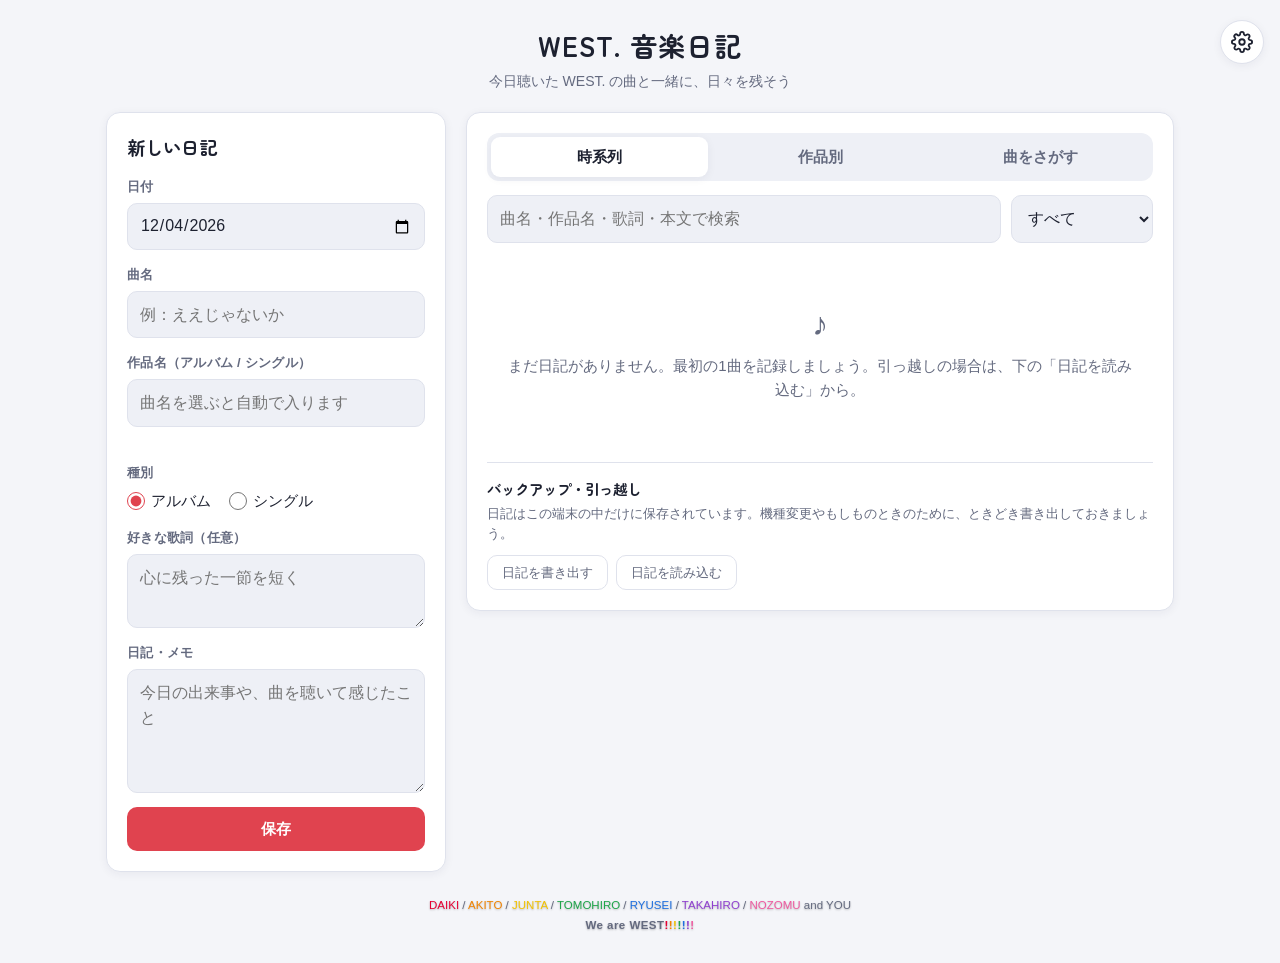
<file: index.html>
<!DOCTYPE html>
<html lang="ja">
<head>
  <meta charset="UTF-8">
  <meta name="viewport" content="width=device-width, initial-scale=1, viewport-fit=cover">
  <title>WEST. 音楽日記</title>
  <meta name="description" content="今日聴いた WEST. の曲と一緒に、日々を残す音楽日記">
  <meta name="robots" content="noindex">
  <meta name="theme-color" content="#f4f5f9" media="(prefers-color-scheme: light)">
  <meta name="theme-color" content="#12141b" media="(prefers-color-scheme: dark)">
  <meta name="apple-mobile-web-app-capable" content="yes">
  <meta name="mobile-web-app-capable" content="yes">
  <meta name="apple-mobile-web-app-title" content="WEST.日記">
  <meta name="apple-mobile-web-app-status-bar-style" content="default">
  <link rel="manifest" href="manifest.webmanifest">
  <link rel="icon" href="icons/icon-192.png" type="image/png">
  <link rel="apple-touch-icon" href="icons/apple-touch-icon.png">
  <link rel="preconnect" href="https://fonts.googleapis.com">
  <link rel="preconnect" href="https://fonts.gstatic.com" crossorigin>
  <link rel="stylesheet" href="https://fonts.googleapis.com/css2?family=Zen+Maru+Gothic:wght@500;700&display=swap">
  <link rel="stylesheet" href="style.css">
  <script src="theme.js"></script>
</head>
<body>
  <div id="bg-layer" aria-hidden="true"></div>
  <header class="site-header">
    <div class="site-heading">
      <h1 class="site-title">WEST. 音楽日記</h1>
      <p class="site-subtitle">今日聴いた WEST. の曲と一緒に、日々を残そう</p>
    </div>
    <button type="button" id="settings-btn" class="settings-btn" aria-label="配色・背景の設定" title="配色・背景の設定">
      <svg viewBox="0 0 24 24" fill="none" stroke="currentColor" stroke-width="2" stroke-linecap="round" stroke-linejoin="round" aria-hidden="true"><circle cx="12" cy="12" r="3"/><path d="M19.4 15a1.65 1.65 0 0 0 .33 1.82l.06.06a2 2 0 1 1-2.83 2.83l-.06-.06a1.65 1.65 0 0 0-1.82-.33 1.65 1.65 0 0 0-1 1.51V21a2 2 0 1 1-4 0v-.09A1.65 1.65 0 0 0 9 19.4a1.65 1.65 0 0 0-1.82.33l-.06.06a2 2 0 1 1-2.83-2.83l.06-.06A1.65 1.65 0 0 0 4.68 15a1.65 1.65 0 0 0-1.51-1H3a2 2 0 1 1 0-4h.09A1.65 1.65 0 0 0 4.6 9a1.65 1.65 0 0 0-.33-1.82l-.06-.06a2 2 0 1 1 2.83-2.83l.06.06A1.65 1.65 0 0 0 9 4.68a1.65 1.65 0 0 0 1-1.51V3a2 2 0 1 1 4 0v.09a1.65 1.65 0 0 0 1 1.51 1.65 1.65 0 0 0 1.82-.33l.06-.06a2 2 0 1 1 2.83 2.83l-.06.06A1.65 1.65 0 0 0 19.4 9a1.65 1.65 0 0 0 1.51 1H21a2 2 0 1 1 0 4h-.09a1.65 1.65 0 0 0-1.51 1z"/></svg>
    </button>
  </header>

  <div class="notice-wrap"><p id="notice" class="notice" role="status" hidden></p></div>

  <main class="container">
    <section class="panel form-panel" aria-labelledby="form-heading">
      <h2 id="form-heading" class="panel-title">新しい日記</h2>
      <form id="entry-form" novalidate>
        <div class="form-row">
          <label for="date">日付</label>
          <input type="date" id="date" required>
        </div>
        <div class="form-row">
          <label for="song">曲名</label>
          <input type="text" id="song" list="song-options" maxlength="100" autocomplete="off" placeholder="例：ええじゃないか" required>
          <datalist id="song-options"></datalist>
        </div>
        <div class="form-row">
          <label for="album">作品名（アルバム / シングル）</label>
          <input type="text" id="album" list="album-options" maxlength="100" autocomplete="off" placeholder="曲名を選ぶと自動で入ります" required>
          <datalist id="album-options"></datalist>
          <p id="album-hint" class="hint" aria-live="polite"></p>
        </div>
        <fieldset class="category-field">
          <legend>種別</legend>
          <label class="radio"><input type="radio" id="cat-album" name="category" value="album" checked> アルバム</label>
          <label class="radio"><input type="radio" id="cat-single" name="category" value="single"> シングル</label>
        </fieldset>
        <div class="form-row">
          <label for="lyric">好きな歌詞（任意）</label>
          <textarea id="lyric" class="lyric-input" rows="2" maxlength="200" placeholder="心に残った一節を短く"></textarea>
        </div>
        <div class="form-row">
          <label for="memo">日記・メモ</label>
          <textarea id="memo" rows="4" maxlength="2000" placeholder="今日の出来事や、曲を聴いて感じたこと"></textarea>
        </div>
        <p id="form-error" class="form-error" role="alert" hidden></p>
        <div class="form-actions">
          <button type="submit" id="submit-btn" class="btn btn-primary">
            <span class="btn-label">保存</span>
          </button>
          <button type="button" id="cancel-btn" class="btn btn-secondary" hidden>キャンセル</button>
        </div>
      </form>
    </section>

    <section class="panel" aria-label="日記一覧">
      <div class="tabs" role="tablist">
        <button type="button" id="tab-timeline" class="tab is-active" role="tab" aria-selected="true" data-view="timeline">時系列</button>
        <button type="button" id="tab-group" class="tab" role="tab" aria-selected="false" data-view="group">作品別</button>
        <button type="button" id="tab-songs" class="tab" role="tab" aria-selected="false" data-view="songs">曲をさがす</button>
      </div>
      <div class="filters">
        <input type="search" id="search" class="search-input" placeholder="曲名・作品名・歌詞・本文で検索" aria-label="キーワード検索">
        <select id="category-filter" class="category-filter" aria-label="種別で絞り込み">
          <option value="all">すべて</option>
          <option value="album">アルバムのみ</option>
          <option value="single">シングルのみ</option>
        </select>
      </div>
      <p id="count" class="count" hidden></p>
      <div id="entry-list" class="entry-list" aria-live="polite">
        <div class="empty"><span class="empty-icon">♪</span><p>日記を読み込んでいます…</p></div>
      </div>
      <div class="data-panel">
        <h2 class="data-title">バックアップ・引っ越し</h2>
        <p class="data-note">日記はこの端末の中だけに保存されています。機種変更やもしものときのために、ときどき書き出しておきましょう。</p>
        <div class="data-actions">
          <button type="button" id="export-btn" class="btn btn-small">日記を書き出す</button>
          <button type="button" id="import-btn" class="btn btn-small">日記を読み込む</button>
          <input type="file" id="import-file" accept=".json,application/json" hidden>
        </div>
        <p id="backup-status" class="backup-status"></p>
        <p id="data-message" class="data-message" role="status"></p>
      </div>
    </section>
  </main>
  <footer class="site-footer">
    <p class="members"><span class="c1">DAIKI</span> / <span class="c2">AKITO</span> / <span class="c3">JUNTA</span> / <span class="c4">TOMOHIRO</span> / <span class="c5">RYUSEI</span> / <span class="c6">TAKAHIRO</span> / <span class="c7">NOZOMU</span> and YOU</p>
    <p class="slogan">We are WEST<span class="c1">!</span><span class="c2">!</span><span class="c3">!</span><span class="c4">!</span><span class="c5">!</span><span class="c6">!</span><span class="c7">!</span></p>
  </footer>
  <button type="button" id="to-top" class="to-top" aria-label="いちばん上へ戻る" title="いちばん上へ戻る" tabindex="-1">↑</button>
  <audio id="player" preload="none"></audio>

  <dialog id="settings" class="settings-dialog" aria-labelledby="settings-heading">
    <div class="settings-head">
      <h2 id="settings-heading" tabindex="-1" autofocus>配色・背景</h2>
      <button type="button" class="btn btn-small" data-close>閉じる</button>
    </div>
    <div class="settings-body">
      <section class="settings-section">
        <h3>プリセット</h3>
        <div id="preset-list" class="swatches"></div>
      </section>

      <section class="settings-section">
        <h3>テーマカラー</h3>
        <label class="color-row"><input type="color" id="accent-input"> 好きな色を選ぶ</label>
        <p class="settings-note">ボタンや選択中のタブなどの色です。文字が読みにくい色は、自動で読みやすい明るさに調整します。</p>
      </section>

      <section class="settings-section">
        <h3>表示モード</h3>
        <div class="segmented" role="radiogroup" aria-label="表示モード">
          <label><input type="radio" name="mode" value="auto"><span>端末に合わせる</span></label>
          <label><input type="radio" name="mode" value="light"><span>ライト</span></label>
          <label><input type="radio" name="mode" value="dark"><span>ダーク</span></label>
        </div>
      </section>

      <section class="settings-section">
        <h3>背景</h3>
        <div class="segmented is-wrap" role="radiogroup" aria-label="背景">
          <label><input type="radio" name="bg" value="default"><span>標準</span></label>
          <label><input type="radio" name="bg" value="tint"><span>テーマカラー</span></label>
          <label><input type="radio" name="bg" value="color"><span>単色</span></label>
          <label><input type="radio" name="bg" value="gradient"><span>グラデーション</span></label>
          <label><input type="radio" name="bg" value="image"><span>写真</span></label>
        </div>
        <div class="bg-options" data-bg-panel="color" hidden>
          <label class="color-row"><input type="color" id="bg-color-input"> 背景の色</label>
        </div>
        <div class="bg-options" data-bg-panel="gradient" hidden>
          <label class="color-row"><input type="color" id="bg-grad-a"> 上の色</label>
          <label class="color-row"><input type="color" id="bg-grad-b"> 下の色</label>
        </div>
        <div class="bg-options" data-bg-panel="image" hidden>
          <div id="bg-preview" class="bg-preview" hidden></div>
          <div class="data-actions">
            <button type="button" id="bg-pick" class="btn btn-small">写真を選ぶ</button>
            <button type="button" id="bg-remove" class="btn btn-small btn-danger" hidden>写真を削除</button>
            <input type="file" id="bg-file" accept="image/*" hidden>
          </div>
          <label class="range-row" id="bg-fade-row">写真を薄く <input type="range" id="bg-fade" min="0" max="0.7" step="0.05"></label>
          <p id="bg-error" class="settings-error" role="alert" hidden></p>
        </div>
      </section>
      <p class="settings-note">配色と背景の写真は、「日記を書き出す」のファイルにも含まれます。</p>
    </div>
    <div class="settings-foot">
      <button type="button" id="theme-reset" class="btn btn-small">標準に戻す</button>
      <button type="button" class="btn btn-primary" data-close>完了</button>
    </div>
  </dialog>

  <script src="app.js"></script>
</body>
</html>
</file>
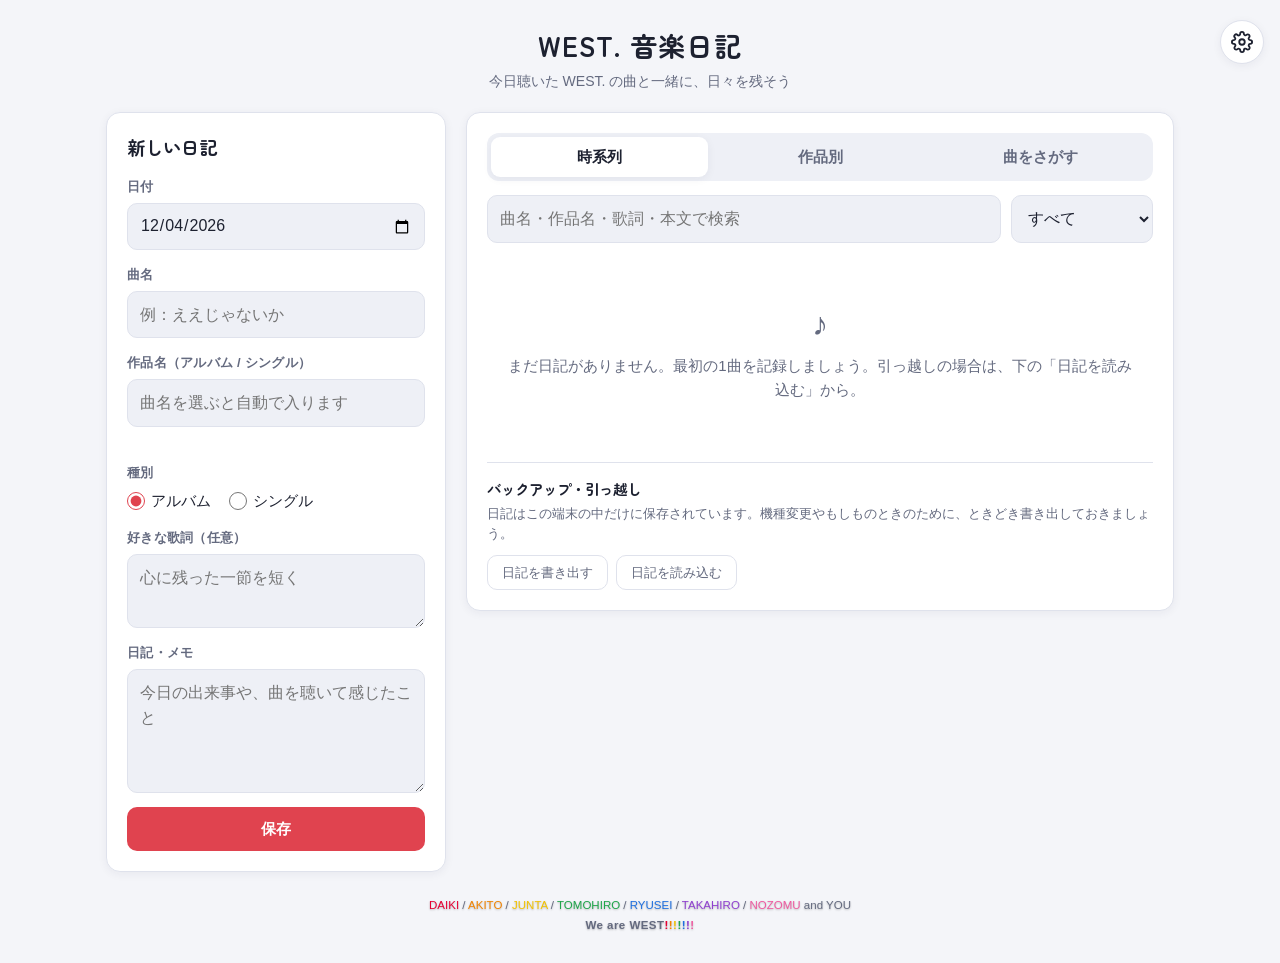
<file: noart/index.html>
<!DOCTYPE html>
<html lang="ja" data-artwork="off">
<head>
  <meta charset="UTF-8">
  <!-- tools/build-noart.ps1 で index.html から作るページ。直接編集しない -->
  <base href="../">
  <meta name="viewport" content="width=device-width, initial-scale=1, viewport-fit=cover">
  <title>WEST. 音楽日記</title>
  <meta name="description" content="今日聴いた WEST. の曲と一緒に、日々を残す音楽日記">
  <meta name="robots" content="noindex">
  <meta name="theme-color" content="#f4f5f9" media="(prefers-color-scheme: light)">
  <meta name="theme-color" content="#12141b" media="(prefers-color-scheme: dark)">
  <meta name="apple-mobile-web-app-capable" content="yes">
  <meta name="mobile-web-app-capable" content="yes">
  <meta name="apple-mobile-web-app-title" content="WEST.日記">
  <meta name="apple-mobile-web-app-status-bar-style" content="default">
  <link rel="manifest" href="noart/manifest.webmanifest">
  <link rel="icon" href="icons/icon-192.png" type="image/png">
  <link rel="apple-touch-icon" href="icons/apple-touch-icon.png">
  <link rel="preconnect" href="https://fonts.googleapis.com">
  <link rel="preconnect" href="https://fonts.gstatic.com" crossorigin>
  <link rel="stylesheet" href="https://fonts.googleapis.com/css2?family=Zen+Maru+Gothic:wght@500;700&display=swap">
  <link rel="stylesheet" href="style.css">
  <script src="theme.js"></script>
</head>
<body>
  <div id="bg-layer" aria-hidden="true"></div>
  <header class="site-header">
    <div class="site-heading">
      <h1 class="site-title">WEST. 音楽日記</h1>
      <p class="site-subtitle">今日聴いた WEST. の曲と一緒に、日々を残そう</p>
    </div>
    <button type="button" id="settings-btn" class="settings-btn" aria-label="配色・背景の設定" title="配色・背景の設定">
      <svg viewBox="0 0 24 24" fill="none" stroke="currentColor" stroke-width="2" stroke-linecap="round" stroke-linejoin="round" aria-hidden="true"><circle cx="12" cy="12" r="3"/><path d="M19.4 15a1.65 1.65 0 0 0 .33 1.82l.06.06a2 2 0 1 1-2.83 2.83l-.06-.06a1.65 1.65 0 0 0-1.82-.33 1.65 1.65 0 0 0-1 1.51V21a2 2 0 1 1-4 0v-.09A1.65 1.65 0 0 0 9 19.4a1.65 1.65 0 0 0-1.82.33l-.06.06a2 2 0 1 1-2.83-2.83l.06-.06A1.65 1.65 0 0 0 4.68 15a1.65 1.65 0 0 0-1.51-1H3a2 2 0 1 1 0-4h.09A1.65 1.65 0 0 0 4.6 9a1.65 1.65 0 0 0-.33-1.82l-.06-.06a2 2 0 1 1 2.83-2.83l.06.06A1.65 1.65 0 0 0 9 4.68a1.65 1.65 0 0 0 1-1.51V3a2 2 0 1 1 4 0v.09a1.65 1.65 0 0 0 1 1.51 1.65 1.65 0 0 0 1.82-.33l.06-.06a2 2 0 1 1 2.83 2.83l-.06.06A1.65 1.65 0 0 0 19.4 9a1.65 1.65 0 0 0 1.51 1H21a2 2 0 1 1 0 4h-.09a1.65 1.65 0 0 0-1.51 1z"/></svg>
    </button>
  </header>

  <div class="notice-wrap"><p id="notice" class="notice" role="status" hidden></p></div>

  <main class="container">
    <section class="panel form-panel" aria-labelledby="form-heading">
      <h2 id="form-heading" class="panel-title">新しい日記</h2>
      <form id="entry-form" novalidate>
        <div class="form-row">
          <label for="date">日付</label>
          <input type="date" id="date" required>
        </div>
        <div class="form-row">
          <label for="song">曲名</label>
          <input type="text" id="song" list="song-options" maxlength="100" autocomplete="off" placeholder="例：ええじゃないか" required>
          <datalist id="song-options"></datalist>
        </div>
        <div class="form-row">
          <label for="album">作品名（アルバム / シングル）</label>
          <input type="text" id="album" list="album-options" maxlength="100" autocomplete="off" placeholder="曲名を選ぶと自動で入ります" required>
          <datalist id="album-options"></datalist>
          <p id="album-hint" class="hint" aria-live="polite"></p>
        </div>
        <fieldset class="category-field">
          <legend>種別</legend>
          <label class="radio"><input type="radio" id="cat-album" name="category" value="album" checked> アルバム</label>
          <label class="radio"><input type="radio" id="cat-single" name="category" value="single"> シングル</label>
        </fieldset>
        <div class="form-row">
          <label for="lyric">好きな歌詞（任意）</label>
          <textarea id="lyric" class="lyric-input" rows="2" maxlength="200" placeholder="心に残った一節を短く"></textarea>
        </div>
        <div class="form-row">
          <label for="memo">日記・メモ</label>
          <textarea id="memo" rows="4" maxlength="2000" placeholder="今日の出来事や、曲を聴いて感じたこと"></textarea>
        </div>
        <p id="form-error" class="form-error" role="alert" hidden></p>
        <div class="form-actions">
          <button type="submit" id="submit-btn" class="btn btn-primary">
            <span class="btn-label">保存</span>
          </button>
          <button type="button" id="cancel-btn" class="btn btn-secondary" hidden>キャンセル</button>
        </div>
      </form>
    </section>

    <section class="panel" aria-label="日記一覧">
      <div class="tabs" role="tablist">
        <button type="button" id="tab-timeline" class="tab is-active" role="tab" aria-selected="true" data-view="timeline">時系列</button>
        <button type="button" id="tab-group" class="tab" role="tab" aria-selected="false" data-view="group">作品別</button>
        <button type="button" id="tab-songs" class="tab" role="tab" aria-selected="false" data-view="songs">曲をさがす</button>
      </div>
      <div class="filters">
        <input type="search" id="search" class="search-input" placeholder="曲名・作品名・歌詞・本文で検索" aria-label="キーワード検索">
        <select id="category-filter" class="category-filter" aria-label="種別で絞り込み">
          <option value="all">すべて</option>
          <option value="album">アルバムのみ</option>
          <option value="single">シングルのみ</option>
        </select>
      </div>
      <p id="count" class="count" hidden></p>
      <div id="entry-list" class="entry-list" aria-live="polite">
        <div class="empty"><span class="empty-icon">♪</span><p>日記を読み込んでいます…</p></div>
      </div>
      <div class="data-panel">
        <h2 class="data-title">バックアップ・引っ越し</h2>
        <p class="data-note">日記はこの端末の中だけに保存されています。機種変更やもしものときのために、ときどき書き出しておきましょう。</p>
        <div class="data-actions">
          <button type="button" id="export-btn" class="btn btn-small">日記を書き出す</button>
          <button type="button" id="import-btn" class="btn btn-small">日記を読み込む</button>
          <input type="file" id="import-file" accept=".json,application/json" hidden>
        </div>
        <p id="backup-status" class="backup-status"></p>
        <p id="data-message" class="data-message" role="status"></p>
      </div>
    </section>
  </main>
  <footer class="site-footer">
    <p class="members"><span class="c1">DAIKI</span> / <span class="c2">AKITO</span> / <span class="c3">JUNTA</span> / <span class="c4">TOMOHIRO</span> / <span class="c5">RYUSEI</span> / <span class="c6">TAKAHIRO</span> / <span class="c7">NOZOMU</span> and YOU</p>
    <p class="slogan">We are WEST<span class="c1">!</span><span class="c2">!</span><span class="c3">!</span><span class="c4">!</span><span class="c5">!</span><span class="c6">!</span><span class="c7">!</span></p>
  </footer>
  <button type="button" id="to-top" class="to-top" aria-label="いちばん上へ戻る" title="いちばん上へ戻る" tabindex="-1">↑</button>
  <audio id="player" preload="none"></audio>

  <dialog id="settings" class="settings-dialog" aria-labelledby="settings-heading">
    <div class="settings-head">
      <h2 id="settings-heading" tabindex="-1" autofocus>配色・背景</h2>
      <button type="button" class="btn btn-small" data-close>閉じる</button>
    </div>
    <div class="settings-body">
      <section class="settings-section">
        <h3>プリセット</h3>
        <div id="preset-list" class="swatches"></div>
      </section>

      <section class="settings-section">
        <h3>テーマカラー</h3>
        <label class="color-row"><input type="color" id="accent-input"> 好きな色を選ぶ</label>
        <p class="settings-note">ボタンや選択中のタブなどの色です。文字が読みにくい色は、自動で読みやすい明るさに調整します。</p>
      </section>

      <section class="settings-section">
        <h3>表示モード</h3>
        <div class="segmented" role="radiogroup" aria-label="表示モード">
          <label><input type="radio" name="mode" value="auto"><span>端末に合わせる</span></label>
          <label><input type="radio" name="mode" value="light"><span>ライト</span></label>
          <label><input type="radio" name="mode" value="dark"><span>ダーク</span></label>
        </div>
      </section>

      <section class="settings-section">
        <h3>背景</h3>
        <div class="segmented is-wrap" role="radiogroup" aria-label="背景">
          <label><input type="radio" name="bg" value="default"><span>標準</span></label>
          <label><input type="radio" name="bg" value="tint"><span>テーマカラー</span></label>
          <label><input type="radio" name="bg" value="color"><span>単色</span></label>
          <label><input type="radio" name="bg" value="gradient"><span>グラデーション</span></label>
          <label><input type="radio" name="bg" value="image"><span>写真</span></label>
        </div>
        <div class="bg-options" data-bg-panel="color" hidden>
          <label class="color-row"><input type="color" id="bg-color-input"> 背景の色</label>
        </div>
        <div class="bg-options" data-bg-panel="gradient" hidden>
          <label class="color-row"><input type="color" id="bg-grad-a"> 上の色</label>
          <label class="color-row"><input type="color" id="bg-grad-b"> 下の色</label>
        </div>
        <div class="bg-options" data-bg-panel="image" hidden>
          <div id="bg-preview" class="bg-preview" hidden></div>
          <div class="data-actions">
            <button type="button" id="bg-pick" class="btn btn-small">写真を選ぶ</button>
            <button type="button" id="bg-remove" class="btn btn-small btn-danger" hidden>写真を削除</button>
            <input type="file" id="bg-file" accept="image/*" hidden>
          </div>
          <label class="range-row" id="bg-fade-row">写真を薄く <input type="range" id="bg-fade" min="0" max="0.7" step="0.05"></label>
          <p id="bg-error" class="settings-error" role="alert" hidden></p>
        </div>
      </section>
      <p class="settings-note">配色と背景の写真は、「日記を書き出す」のファイルにも含まれます。</p>
    </div>
    <div class="settings-foot">
      <button type="button" id="theme-reset" class="btn btn-small">標準に戻す</button>
      <button type="button" class="btn btn-primary" data-close>完了</button>
    </div>
  </dialog>

  <script src="app.js"></script>
</body>
</html>
</file>
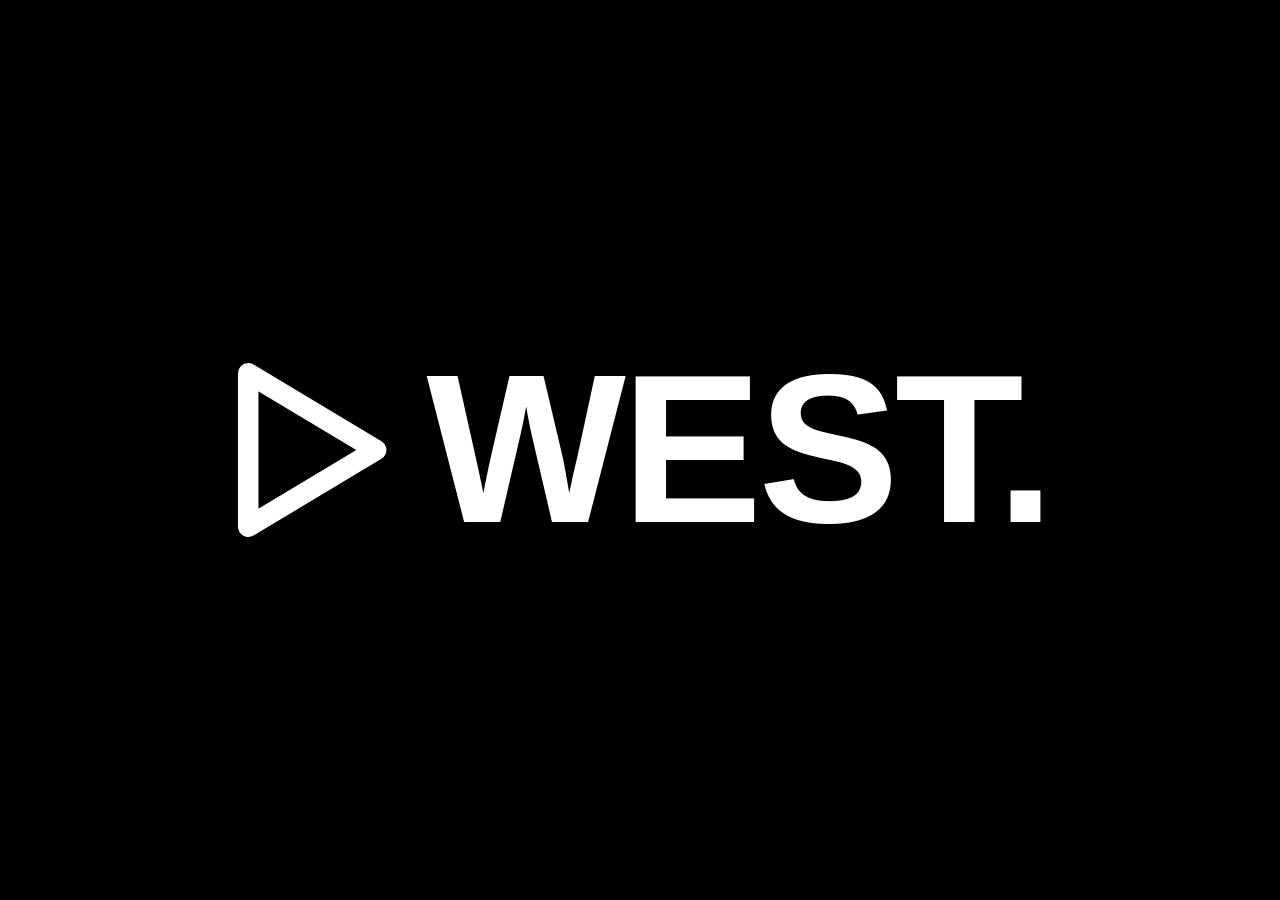
<file: tools/icon.html>
<!doctype html>
<!-- アプリのアイコン（黒背景に白で「▷WEST.」）。tools/build-icons.ps1 で PNG にする -->
<html><head><meta charset="utf-8"><style>
  html, body { margin: 0; width: 100vw; height: 100vh; background: #000; overflow: hidden; }
  body { display: flex; align-items: center; justify-content: center; }
  /* マスク可能アイコンの安全領域（中央 80%）に収まる大きさにする */
  .mark { display: flex; align-items: center; gap: 2.4vw; color: #fff; }
  svg { width: 13vw; height: 15vw; flex-shrink: 0; }
  span { font: 800 16.5vw/1 "Segoe UI", "Helvetica Neue", Arial, sans-serif; letter-spacing: -0.02em; }
</style></head><body>
  <div class="mark">
    <svg viewBox="0 0 26 30" aria-hidden="true"><polygon points="3,3 23,15 3,27" fill="none" stroke="#fff" stroke-width="3.2" stroke-linejoin="round"/></svg>
    <span>WEST.</span>
  </div>
</body></html>
</file>
<file: style.css>
/* レイアウト: PC は左に入力フォーム・右に一覧の2カラム、狭い画面では1カラムに積む */
:root {
  --bg: #f4f5f9;
  --surface: #ffffff;
  --surface-alt: #eef0f6;
  --border: #dfe2ec;
  --text: #1d2130;
  --text-muted: #646a7f;
  --primary: #e0434f;
  --primary-hover: #c9323e;
  --primary-soft: #fde7e9;
  --on-primary: #ffffff;
  --album: #3466d6;
  --album-soft: #e3ebfc;
  --single: #b8700c;
  --single-soft: #fcefd9;
  --danger: #c22f2f;
  --danger-soft: #fbe5e5;
  --shadow: 0 2px 10px rgba(30, 30, 60, 0.06);
  --placeholder-grad: linear-gradient(135deg, #e0434f 0%, #f29e4c 50%, #3466d6 100%);
  --font-display: "Zen Maru Gothic", "Hiragino Maru Gothic ProN", "Hiragino Sans", sans-serif;
  --font-body: -apple-system, BlinkMacSystemFont, "Hiragino Sans", "Hiragino Kaku Gothic ProN", "Noto Sans JP", "Yu Gothic UI", Meiryo, sans-serif;
  --radius: 14px;
}
@media (prefers-color-scheme: dark) {
  :root:not([data-theme="light"]) {
    --bg: #12141b; --surface: #1b1e28; --surface-alt: #252938; --border: #313648;
    --text: #e9ebf2; --text-muted: #9ca2b6; --primary: #f0646e; --primary-hover: #f57f87;
    --primary-soft: #3b2328; --on-primary: #1a0c0e; --album: #86a7f6; --album-soft: #22304f;
    --single: #f0b05a; --single-soft: #3d2f1a; --danger: #f27a7a; --danger-soft: #3d2222;
    --shadow: 0 2px 10px rgba(0, 0, 0, 0.35);
    color-scheme: dark;
  }
}
:root[data-theme="dark"] {
  --bg: #12141b; --surface: #1b1e28; --surface-alt: #252938; --border: #313648;
  --text: #e9ebf2; --text-muted: #9ca2b6; --primary: #f0646e; --primary-hover: #f57f87;
  --primary-soft: #3b2328; --on-primary: #1a0c0e; --album: #86a7f6; --album-soft: #22304f;
  --single: #f0b05a; --single-soft: #3d2f1a; --danger: #f27a7a; --danger-soft: #3d2222;
  --shadow: 0 2px 10px rgba(0, 0, 0, 0.35);
  color-scheme: dark;
}

* { box-sizing: border-box; }
[hidden] { display: none !important; }
html { -webkit-text-size-adjust: 100%; }
body {
  margin: 0;
  padding: env(safe-area-inset-top, 0px) env(safe-area-inset-right, 0px) env(safe-area-inset-bottom, 0px) env(safe-area-inset-left, 0px);
  background: var(--page-bg, var(--bg));
  background-attachment: fixed;
  color: var(--text);
  font-family: var(--font-body);
  font-size: 15px;
  line-height: 1.6;
}
@media (prefers-reduced-motion: reduce) {
  * { animation: none !important; transition: none !important; scroll-behavior: auto !important; }
}

.site-header { position: relative; padding: 24px 64px 4px; text-align: center; color: var(--on-bg, var(--text)); }
.site-title { margin: 0; font-family: var(--font-display); font-weight: 700; font-size: 1.7rem; letter-spacing: 0.04em; }
.site-subtitle { margin: 2px 0 0; color: var(--on-bg-muted, var(--text-muted)); font-size: 0.88rem; }

.notice {
  max-width: 1100px; margin: 12px auto 0; padding: 10px 14px;
  border-radius: 10px; background: var(--danger-soft); color: var(--danger); font-size: 0.9rem;
}
/* お知らせはスクロールしても見えるよう上に固定する */
.notice-wrap { padding: 0 16px; position: sticky; top: env(safe-area-inset-top, 0px); z-index: 10; }
.notice { box-shadow: var(--shadow); }

.container {
  max-width: 1100px; margin: 0 auto; padding: 16px;
  display: grid; grid-template-columns: 340px minmax(0, 1fr); gap: 20px; align-items: start;
}
.panel {
  background: var(--surface); border: 1px solid var(--border); border-radius: var(--radius);
  box-shadow: var(--shadow); padding: 20px; min-width: 0;
}
.form-panel { position: sticky; top: calc(env(safe-area-inset-top, 0px) + 16px); }
.form-panel.is-editing { border-color: var(--primary); box-shadow: 0 0 0 3px var(--primary-soft); }
.panel-title { margin: 0 0 14px; font-family: var(--font-display); font-size: 1.15rem; }

/* フォーム */
form { display: flex; flex-direction: column; gap: 14px; }
.form-row { display: flex; flex-direction: column; gap: 6px; }
.form-row > label, .category-field legend { font-size: 0.82rem; font-weight: 700; color: var(--text-muted); letter-spacing: 0.02em; }
input[type="date"], input[type="text"], input[type="search"], textarea, select {
  width: 100%; font: inherit; font-size: 16px; color: var(--text);
  background: var(--surface-alt); border: 1px solid var(--border); border-radius: 10px; padding: 10px 12px;
  transition: border-color .15s, box-shadow .15s;
}
input:focus, textarea:focus, select:focus { outline: none; border-color: var(--primary); box-shadow: 0 0 0 3px var(--primary-soft); }
textarea { resize: vertical; min-height: 96px; }
textarea.lyric-input { min-height: 60px; }
/* iOS Safari の日付入力はネイティブ表示のままだと幅・高さが崩れるため揃える */
input[type="date"] {
  -webkit-appearance: none; appearance: none;
  display: block; min-width: 0; max-width: 100%; min-height: 44px; line-height: 1.4;
}
input[type="date"]::-webkit-date-and-time-value { text-align: left; margin: 0; }
.hint { margin: 0; font-size: 0.8rem; color: var(--text-muted); display: flex; align-items: center; gap: 8px; min-height: 1.2em; }
.hint img { width: 28px; height: 28px; border-radius: 4px; flex-shrink: 0; }
.hint.is-missing { color: var(--single); }
.category-field { border: none; padding: 0; margin: 0; display: flex; flex-wrap: wrap; gap: 6px 18px; }
.category-field legend { padding: 0; margin-bottom: 6px; }
.radio { display: inline-flex; align-items: center; gap: 6px; cursor: pointer; }
.radio input { accent-color: var(--primary); width: 18px; height: 18px; margin: 0; }
.form-error { margin: 0; color: var(--danger); font-size: 0.88rem; }
.form-actions { display: flex; gap: 10px; }

/* ボタン */
.btn {
  font: inherit; border: none; border-radius: 10px; padding: 10px 18px; cursor: pointer;
  display: inline-flex; align-items: center; justify-content: center; gap: 8px; transition: background .15s, opacity .15s;
}
.btn:focus-visible, .tab:focus-visible { outline: 2px solid var(--primary); outline-offset: 2px; }
.btn-primary { flex: 1; background: var(--primary); color: var(--on-primary); font-weight: 700; }
.btn-primary:hover:not(:disabled) { background: var(--primary-hover); }
.btn:disabled { opacity: .6; cursor: not-allowed; }
.btn-secondary { background: var(--surface-alt); color: var(--text); border: 1px solid var(--border); }
.btn-small { padding: 4px 12px; font-size: 0.82rem; background: transparent; border: 1px solid var(--border); color: var(--text-muted); }
.btn-small:hover { color: var(--text); background: var(--surface-alt); }
.btn-danger:hover { color: var(--danger); border-color: var(--danger); }
.btn-danger-solid { padding: 4px 12px; font-size: 0.82rem; background: var(--danger); color: var(--surface); font-weight: 700; }
.spinner {
  display: none; width: 16px; height: 16px; border: 2px solid currentColor; border-right-color: transparent;
  border-radius: 50%; animation: spin .8s linear infinite;
}
.is-loading .spinner { display: inline-block; }
@keyframes spin { to { transform: rotate(360deg); } }

/* タブ・フィルター */
.tabs { display: flex; gap: 4px; padding: 4px; background: var(--surface-alt); border-radius: 12px; margin-bottom: 14px; }
.tab {
  flex: 1; font: inherit; font-weight: 700; padding: 8px; border: none; border-radius: 9px;
  background: transparent; color: var(--text-muted); cursor: pointer;
}
.tab.is-active { background: var(--surface); color: var(--text); box-shadow: var(--shadow); }
.filters { display: flex; gap: 10px; margin-bottom: 16px; }
.search-input { flex: 1; min-width: 0; }
.category-filter { width: auto; flex-shrink: 0; }
.count { margin: -6px 0 12px; font-size: 0.8rem; color: var(--text-muted); font-variant-numeric: tabular-nums; }

/* カード */
.entry-list { display: flex; flex-direction: column; gap: 14px; }
.card { display: flex; gap: 16px; padding: 14px; border: 1px solid var(--border); border-radius: 12px; background: var(--surface); }
.card.is-editing { border-color: var(--primary); background: var(--primary-soft); }
.artwork {
  flex-shrink: 0; width: 96px; height: 96px; border-radius: 10px; overflow: hidden;
  background: var(--placeholder-grad); display: flex; align-items: center; justify-content: center;
  color: #ffffff; font-size: 2rem;
}
.artwork img { width: 100%; height: 100%; object-fit: cover; display: block; }
.card-body { flex: 1; min-width: 0; display: flex; flex-direction: column; }
.card-meta { display: flex; align-items: center; gap: 8px; font-size: 0.82rem; color: var(--text-muted); font-variant-numeric: tabular-nums; }
.badge { display: inline-block; padding: 1px 8px; border-radius: 999px; font-size: 0.74rem; font-weight: 700; }
.badge-album { color: var(--album); background: var(--album-soft); }
.badge-single { color: var(--single); background: var(--single-soft); }
.card-song { margin: 4px 0 0; font-size: 1.05rem; font-weight: 700; overflow-wrap: anywhere; }
.card-album { margin: 0; font-size: 0.86rem; color: var(--text-muted); overflow-wrap: anywhere; }
.card-lyric {
  margin: 8px 0 0; padding: 2px 0 2px 10px; border-left: 3px solid var(--primary);
  color: var(--text-muted); font-style: italic; white-space: pre-wrap; overflow-wrap: anywhere;
}
.card-memo { margin: 8px 0 0; white-space: pre-wrap; overflow-wrap: anywhere; }
.card-actions { margin-top: 10px; display: flex; flex-wrap: wrap; justify-content: flex-end; align-items: center; gap: 8px; }
a.btn-small { text-decoration: none; }
.actions-gap { flex: 1; }
.btn-write { color: var(--primary-text, var(--primary)); border-color: var(--primary); }
/* 試聴ボタン：再生中は背景で進み具合を示す */
.btn-play { --p: 0%; }
.btn-play.is-playing {
  color: var(--primary-text, var(--primary)); border-color: var(--primary);
  background: linear-gradient(to right, var(--primary-soft) var(--p), transparent var(--p));
}

/* 書き出し・読み込み */
.data-panel { margin-top: 20px; padding-top: 14px; border-top: 1px solid var(--border); }
.data-title { margin: 0 0 4px; font-size: 0.9rem; font-family: var(--font-display); }
.data-note { margin: 0 0 10px; font-size: 0.8rem; color: var(--text-muted); }
.data-actions { display: flex; flex-wrap: wrap; gap: 8px; }
.data-actions .btn-small { padding: 6px 14px; }
.backup-status, .data-message { margin: 8px 0 0; font-size: 0.8rem; color: var(--text-muted); }
.backup-status:empty, .data-message:empty { display: none; }
.backup-status.is-warning { color: var(--single); }
.data-message.is-error { color: var(--danger); }

/* 曲をさがす */
.song-row { display: flex; gap: 12px; align-items: center; padding: 10px 12px; border: 1px solid var(--border); border-radius: 12px; }
.song-row .artwork { width: 56px; height: 56px; font-size: 1.3rem; }
.song-main { flex: 1; min-width: 0; }
.song-title { margin: 0; font-weight: 700; overflow-wrap: anywhere; }
.song-sub { margin: 0; font-size: 0.8rem; color: var(--text-muted); display: flex; flex-wrap: wrap; align-items: center; gap: 6px; font-variant-numeric: tabular-nums; }
.recorded { color: var(--primary-text, var(--primary)); font-weight: 700; }
.song-row .card-actions { margin-top: 6px; justify-content: flex-start; }
.confirm-text { font-size: 0.82rem; color: var(--danger); margin-right: auto; }

/* 作品別 */
.group { display: flex; flex-direction: column; gap: 10px; }
.group + .group { margin-top: 12px; }
.group-header { display: flex; align-items: center; gap: 12px; padding-bottom: 8px; border-bottom: 1px solid var(--border); }
.group-header .artwork { width: 56px; height: 56px; font-size: 1.3rem; }
.group-info { min-width: 0; }
.group-title { margin: 0; font-family: var(--font-display); font-size: 1.08rem; overflow-wrap: anywhere; text-wrap: balance; }
.group-sub { margin: 0; font-size: 0.8rem; color: var(--text-muted); display: flex; flex-wrap: wrap; align-items: center; gap: 6px; font-variant-numeric: tabular-nums; }

.empty { text-align: center; color: var(--text-muted); padding: 40px 16px; }
.empty-icon { font-size: 2rem; display: block; margin-bottom: 4px; }
.empty p { margin: 0; }

/* ページ最下部のメッセージ（メンバーカラー） */
.site-footer {
  padding: 8px 16px 28px; text-align: center; font-size: 0.72rem; line-height: 1.7; letter-spacing: 0.04em;
  color: var(--on-bg-muted, var(--text-muted)); text-shadow: 0 1px 2px rgba(0, 0, 0, 0.25);
}
.site-footer p { margin: 0; }
.site-footer .slogan { font-weight: 700; }
/* メンバー名は改行せず 1 行に収める（狭い画面では文字を小さくする） */
.site-footer .members { white-space: nowrap; letter-spacing: 0; font-size: min(1em, calc((100vw - 32px) / 42)); }
.c1 { color: #e60033; } .c2 { color: #f08300; } .c3 { color: #f2c200; } .c4 { color: #1fa64a; }
.c5 { color: #1e6fe0; } .c6 { color: #9040d0; } .c7 { color: #f05aa0; }

/* いちばん上へ戻るボタン（スクロールすると右下に出る） */
.to-top {
  position: fixed; z-index: 20;
  right: calc(16px + env(safe-area-inset-right, 0px)); bottom: calc(16px + env(safe-area-inset-bottom, 0px));
  width: 48px; height: 48px; border: none; border-radius: 50%;
  background: var(--primary); color: var(--on-primary); box-shadow: 0 4px 14px rgba(0, 0, 0, 0.25);
  font: inherit; font-size: 1.3rem; font-weight: 700; line-height: 1; cursor: pointer;
  opacity: 0; transform: translateY(12px); pointer-events: none; transition: opacity .2s, transform .2s;
}
.to-top.is-visible { opacity: 1; transform: none; pointer-events: auto; }
.to-top:hover { background: var(--primary-hover); }
.to-top:focus-visible { outline: 2px solid var(--primary); outline-offset: 3px; }

/* 背景の写真（iOS は background-attachment: fixed が効かないため、固定の層に敷く） */
#bg-layer { display: none; position: fixed; inset: 0; z-index: -1; background-size: cover; background-position: center; }
#bg-layer::after { content: ""; position: absolute; inset: 0; background: var(--bg); opacity: var(--bg-fade, 0.25); }
.has-bg-image #bg-layer { display: block; }
/* 写真が透けて見えるよう、枠とカードを半透明にする（重なる部分は合わせて約7割の濃さ） */
.has-bg-image .panel {
  background: color-mix(in srgb, var(--surface) 62%, transparent);
  -webkit-backdrop-filter: blur(3px); backdrop-filter: blur(3px);
}
.has-bg-image .card { background: color-mix(in srgb, var(--surface) 30%, transparent); }
.has-bg-image .card.is-editing { background: color-mix(in srgb, var(--primary-soft) 60%, transparent); }
/* 写真や好きな色の上でも見出しが読めるよう、ヘッダーを札のように浮かせる */
.has-bg-image .site-header .site-heading {
  display: inline-block; padding: 8px 18px; border-radius: var(--radius);
  background: var(--surface); background: color-mix(in srgb, var(--surface) 82%, transparent); box-shadow: var(--shadow);
  -webkit-backdrop-filter: blur(6px); backdrop-filter: blur(6px);
}

/* 設定ボタン */
.settings-btn {
  position: absolute; top: 20px; right: 16px; width: 44px; height: 44px; border-radius: 50%;
  border: 1px solid var(--border); background: var(--surface); color: var(--text); box-shadow: var(--shadow);
  display: inline-flex; align-items: center; justify-content: center; cursor: pointer;
}
.settings-btn svg { width: 22px; height: 22px; }
.settings-btn:hover { background: var(--surface-alt); }
.settings-btn:focus-visible { outline: 2px solid var(--primary); outline-offset: 2px; }

/* 設定パネル */
.settings-dialog {
  width: min(440px, calc(100% - 32px)); max-height: min(88vh, 760px); padding: 0;
  border: 1px solid var(--border); border-radius: var(--radius); background: var(--surface); color: var(--text);
  box-shadow: 0 12px 40px rgba(0, 0, 0, 0.3);
}
.settings-dialog::backdrop { background: rgba(10, 12, 20, 0.45); }
.settings-dialog[open] { display: flex; flex-direction: column; }
.settings-head { display: flex; align-items: center; justify-content: space-between; gap: 12px; padding: 16px 20px 8px; }
.settings-head h2 { margin: 0; font-family: var(--font-display); font-size: 1.15rem; }
.settings-head h2:focus { outline: none; }
.settings-body { padding: 4px 20px 8px; overflow-y: auto; display: flex; flex-direction: column; gap: 18px; }
.settings-foot { display: flex; justify-content: space-between; gap: 10px; padding: 12px 20px 16px; border-top: 1px solid var(--border); }
.settings-section h3 { margin: 0 0 8px; font-size: 0.82rem; font-weight: 700; color: var(--text-muted); letter-spacing: 0.02em; }
.settings-note { margin: 6px 0 0; font-size: 0.78rem; color: var(--text-muted); }
.settings-error { margin: 6px 0 0; font-size: 0.8rem; color: var(--danger); }

.swatches { display: grid; grid-template-columns: repeat(auto-fill, minmax(64px, 1fr)); gap: 8px; }
.swatch {
  font: inherit; font-size: 0.74rem; color: var(--text); background: transparent; cursor: pointer;
  border: 1px solid var(--border); border-radius: 12px; padding: 8px 4px 6px;
  display: flex; flex-direction: column; align-items: center; gap: 4px;
}
.swatch-dot { width: 28px; height: 28px; border-radius: 50%; border: 1px solid rgba(0, 0, 0, 0.12); }
.swatch[aria-pressed="true"] { border-color: var(--primary); box-shadow: 0 0 0 2px var(--primary); }
.swatch:focus-visible { outline: 2px solid var(--primary); outline-offset: 2px; }

.segmented { display: flex; gap: 4px; padding: 4px; background: var(--surface-alt); border-radius: 12px; }
.segmented label { flex: 1; position: relative; }
.segmented input { position: absolute; opacity: 0; inset: 0; margin: 0; cursor: pointer; }
.segmented span { display: block; text-align: center; padding: 7px 4px; border-radius: 9px; font-size: 0.8rem; font-weight: 700; color: var(--text-muted); white-space: nowrap; }
.segmented input:checked + span { background: var(--surface); color: var(--text); box-shadow: var(--shadow); }
.segmented input:focus-visible + span { outline: 2px solid var(--primary); outline-offset: 1px; }
.segmented.is-wrap { flex-wrap: wrap; }
.segmented.is-wrap label { flex: 1 1 30%; }

.color-row { display: flex; align-items: center; gap: 10px; margin-top: 10px; font-size: 0.86rem; }
.color-row input[type="color"] {
  width: 48px; height: 36px; padding: 2px; border: 1px solid var(--border); border-radius: 8px; background: var(--surface-alt); cursor: pointer;
}
.bg-options { margin-top: 10px; display: flex; flex-direction: column; gap: 10px; }
.bg-preview { width: 100%; height: 90px; border-radius: 10px; border: 1px solid var(--border); background-size: cover; background-position: center; }
.range-row { display: flex; align-items: center; gap: 10px; font-size: 0.86rem; }
.range-row input { flex: 1; accent-color: var(--primary); }

@media (max-width: 820px) {
  .container { grid-template-columns: minmax(0, 1fr); }
  .form-panel { position: static; }
}
@media (max-width: 480px) {
  /* 最後のボタンが「上へ戻る」ボタンに隠れないよう下に余白を取る */
  .container { padding: 12px 16px 80px; gap: 14px; }
  .panel { padding: 16px; }
  .filters { flex-direction: column; }
  .category-filter { width: 100%; }
  .card { gap: 12px; padding: 12px; }
  .card .artwork { width: 72px; height: 72px; font-size: 1.6rem; }
  /* 外部リンクのボタンと、編集・削除を別の行に分ける */
  .card-actions { justify-content: flex-start; gap: 6px; }
  .actions-gap { flex-basis: 100%; height: 0; }
  .card-actions .btn-small { padding: 4px 10px; }
  .song-row { align-items: flex-start; }
  .song-row .artwork { width: 48px; height: 48px; }
}
</file>
